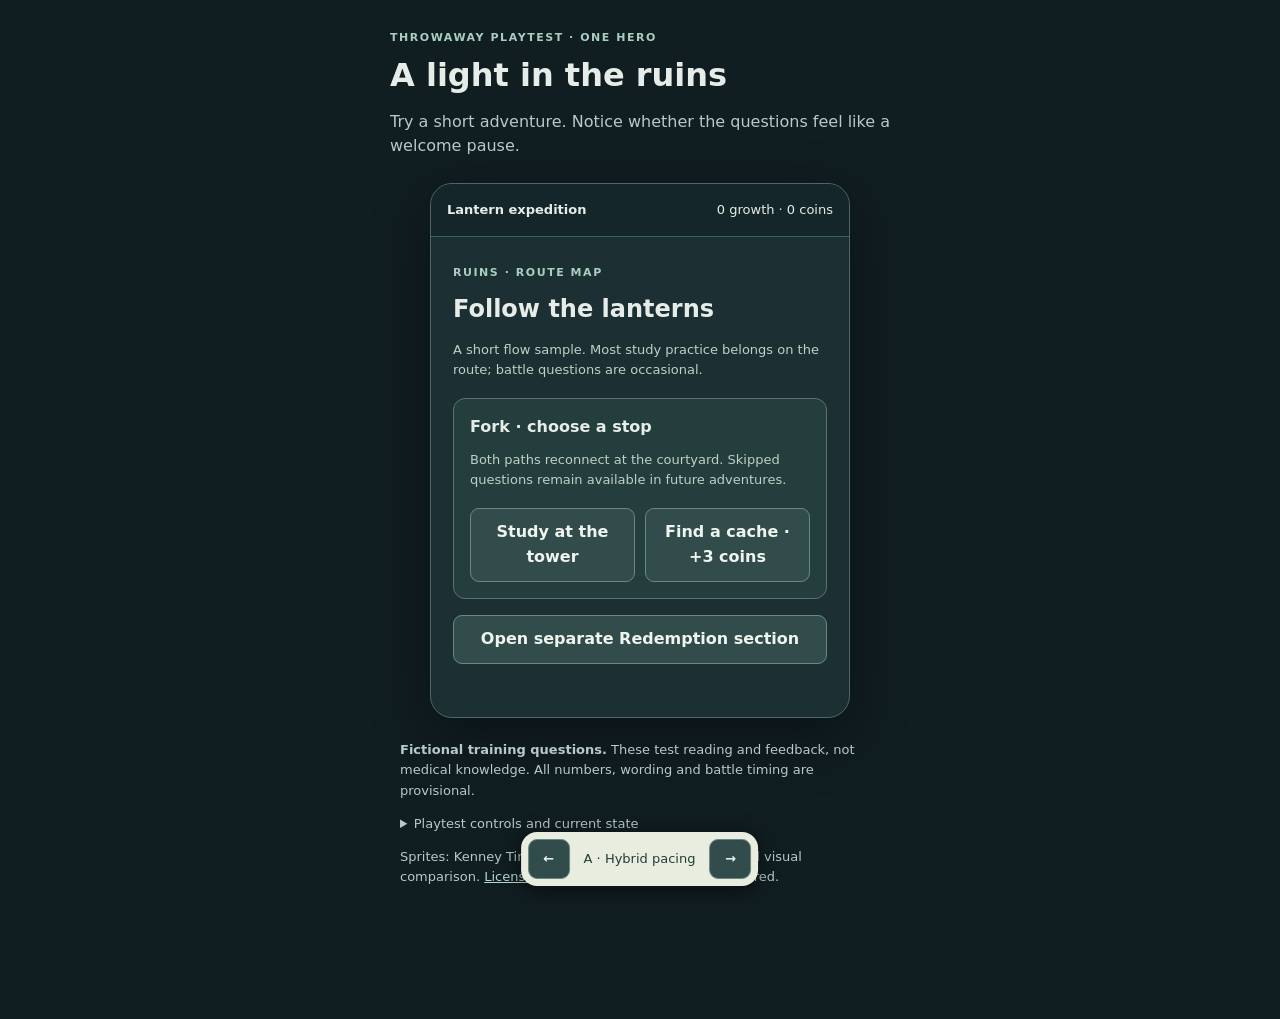
<file: prototypes/visual-comparison/combat.html>
<!doctype html>
<html lang="en"><meta charset="utf-8"><meta name="viewport" content="width=device-width,initial-scale=1">
<title>First adventure · disposable combat playtest</title>
<link rel="stylesheet" href="combat.css">
<main>
  <header class="intro"><span class="eyebrow">Throwaway playtest · one hero</span><h1>A light in the ruins</h1><p>Try a short adventure. Notice whether the questions feel like a welcome pause.</p></header>
  <section class="phone" aria-label="Adventure playtest">
    <header class="hud"><strong>Lantern expedition</strong><span id="rewards"></span></header>
    <div id="screen"></div>
  </section>
  <aside><p><strong>Fictional training questions.</strong> These test reading and feedback, not medical knowledge. All numbers, wording and battle timing are provisional.</p>
    <details><summary>Playtest controls and current state</summary><p>Refresh resets everything. No study data, account, cloud or saved progress is used. This is a few-minute flow test, not the full 20–30-minute adventure.</p><button id="reset">Restart playtest</button><button id="defeat">Simulate defeat</button><pre id="debug"></pre></details>
    <p>Sprites: Kenney Tiny Dungeon (CC0), from the selected visual comparison. <a href="assets/Kenney-LICENSE.txt">License</a>. Movement and effects are authored.</p>
  </aside>
</main>
<nav class="switcher" aria-label="Combat pacing comparison"><button id="prev" aria-label="Previous pacing">←</button><span id="mode"></span><button id="next" aria-label="Next pacing">→</button></nav>
<script src="combat.js" type="module"></script>
</html>
</file>
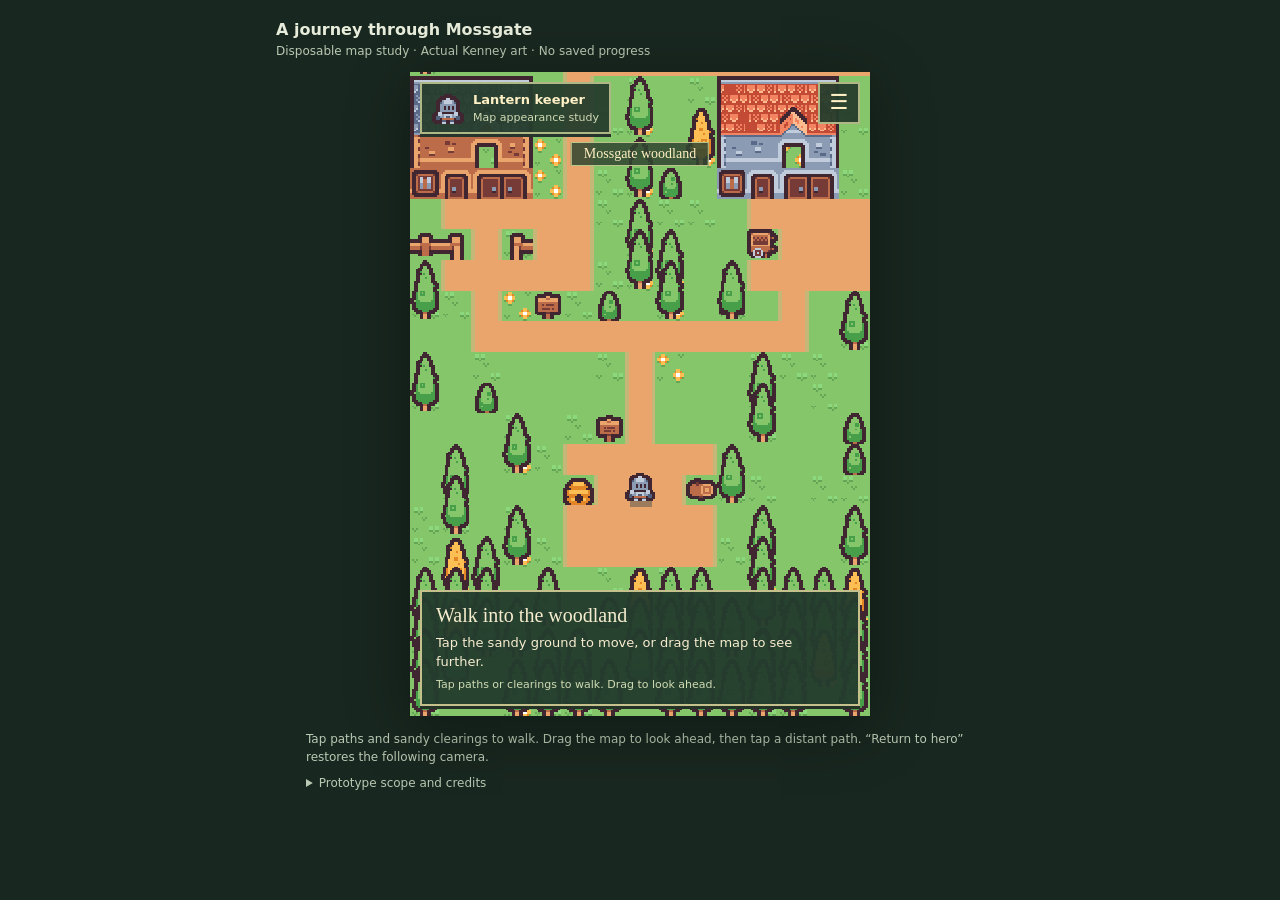
<file: prototypes/visual-comparison/journey-prototype.html>
<!doctype html>
<!-- DISPOSABLE: close-up selectable route with camera-follow travel. Not production game code. -->
<html lang="en">
<head>
<meta charset="utf-8"><meta name="viewport" content="width=device-width,initial-scale=1">
<title>Mossgate journey — map prototype</title>
<style>
*{box-sizing:border-box}body{margin:0;background:#18271f;color:#e8eddb;font:15px/1.5 system-ui,sans-serif}
button{font:inherit;cursor:pointer}button:focus-visible{outline:3px solid #fff6b3;outline-offset:3px}
.intro{max-width:760px;margin:18px auto 12px;padding:0 16px;display:flex;gap:14px;align-items:center;justify-content:space-between}.intro p{margin:0;font-size:12px;color:#bac9b3}.intro strong{font-size:16px}
.shell{position:relative;width:min(100%,460px);margin:auto;background:#7fbc63;overflow:hidden;isolation:isolate;box-shadow:0 12px 60px #0005}
canvas{width:100%;height:auto;display:block;image-rendering:pixelated;aspect-ratio:240/336;touch-action:none;cursor:crosshair}
.hud{position:absolute;inset:10px 10px auto;display:flex;align-items:flex-start;justify-content:space-between;gap:8px;pointer-events:none}
.heroHud{background:#263e2ef2;border:2px solid #aeb785;box-shadow:0 3px 0 #26352b;display:flex;gap:9px;padding:6px 10px;color:#fff1c5;align-items:center}.portrait{width:32px;height:32px;background:url(assets/tiny-dungeon.png);background-size:384px 352px;background-position:0 -256px;image-rendering:pixelated}
.heroHud small{font-size:11px;color:#d1dbb4;display:block}.heroHud strong{font-size:13px;display:block}.menu{pointer-events:auto;width:42px;height:42px;border:2px solid #aeb785;background:#263e2ef2;color:#fff1c5;font-size:21px}
.location{position:absolute;top:70px;left:50%;transform:translateX(-50%);color:#ffefc1;background:#314632db;border:1px solid #bac58b;padding:3px 12px;font:14px Georgia,serif;white-space:nowrap;pointer-events:none}
.recenter{position:absolute;right:10px;top:106px;z-index:2;min-height:44px;padding:7px 10px;border:2px solid #c5c18c;background:#263e2ef2;color:#fff1c5}
.destinations{position:absolute;inset:0;pointer-events:none}.destination{position:absolute;transform:translate(-50%,-100%);pointer-events:auto;display:flex;flex-direction:column;align-items:center;gap:2px;background:transparent;border:0;color:#fff6d7;text-shadow:0 2px #253529;font-size:12px;min-width:80px;min-height:52px;padding:5px}
.destination .badge{background:#293d2cf2;border:2px solid #d1cb90;padding:4px 8px;box-shadow:0 3px #203124;white-space:nowrap}.destination .tip{color:#fff0aa;font-size:20px;line-height:1}
.destination:hover .badge,.destination:focus-visible .badge{background:#536a3c;border-color:#fff2bd}
.destination:disabled{pointer-events:none;opacity:.5}
.bottom{position:absolute;inset:auto 10px 10px;background:#253d2ef5;border:2px solid #c5c18c;box-shadow:0 3px #243325;padding:11px 14px;color:#f6edce}
.bottom h1{font:20px/1.2 Georgia,serif;margin:0 0 6px}.bottom p{margin:0;font-size:13px}.bottom small{display:block;color:#cfdbb4;font-size:11px;margin-top:5px}
.bottom button,.modal button{border:1px solid #d2c686;background:#4b653e;color:#fff5d4;padding:9px 15px;margin-top:10px;min-height:44px;box-shadow:0 2px #182c20}.bottom button{width:100%}
.modal{position:absolute;inset:88px 24px auto;background:#263c2bf7;border:3px solid #b9b77c;padding:20px;box-shadow:0 8px 40px #0009;z-index:4}.modal h2{font:23px Georgia,serif;margin:0 0 12px}.modal p{font-size:14px}.modal button{display:block;width:100%}.modal .muted{color:#cfdbb4}
.footer{max-width:700px;margin:14px auto 24px;padding:0 16px;color:#bac9b3;font-size:12px}.footer a{color:#e5dfad}.footer details{margin-top:8px}.footer button{background:none;border:1px solid #6c8364;color:#e9edcf;padding:7px 12px}
[hidden]{display:none!important}
@media(max-width:500px){.intro{margin:10px 0}.intro strong{font-size:14px}.intro p{font-size:11px}.shell{box-shadow:none}.location{top:64px}}
@media(prefers-reduced-motion:reduce){*{scroll-behavior:auto!important}}
</style>
</head>
<body>
<header class="intro"><div><strong>A journey through Mossgate</strong><p>Disposable map study · Actual Kenney art · No saved progress</p></div></header>
<main class="shell" aria-label="Close-up journey through a branching woodland route">
<canvas id="map" width="240" height="336" aria-label="Tap a path or clearing to walk there. Drag the map to look ahead. Named destination buttons also support keyboard travel."></canvas>
<div class="hud"><div class="heroHud"><div class="portrait" aria-hidden="true"></div><div><strong>Lantern keeper</strong><small>Map appearance study</small></div></div><button class="menu" id="menu" aria-label="Open journey menu">☰</button></div>
<div class="location">Mossgate woodland</div>
<button class="recenter" id="recenter" hidden>Return to hero</button>
<div class="destinations" id="destinations" aria-label="Available destinations"></div>
<section class="bottom" aria-live="polite"><h1 id="heading">A fork in the woodland</h1><p id="description">Visit the keeper’s house or explore the old lookout.</p><small id="hint">Tap a destination in the world. Your hero follows the path.</small><button id="continue" hidden>Continue the journey</button></section>
<section class="modal" id="modal" aria-label="Journey menu" hidden><h2>Your journey</h2><p id="where">At the woodland entrance.</p><p class="muted">This example tests scenery, camera movement and destination selection. Encounters are placeholders.</p><button id="reset">Restart map example</button><button id="close">Return to journey</button></section>
</main>
<footer class="footer">Tap paths and sandy clearings to walk. Drag the map to look ahead, then tap a distant path. “Return to hero” restores the following camera.
<details><summary>Prototype scope and credits</summary><p>Kenney Tiny Town 1.1 and Tiny Dungeon 1.0, CC0. Terrain layout, marker controls and movement are authored for this throwaway study. No Pokémon assets or code are used. Bounded tap-to-walk is an experiment; movement is limited to paths and clearings. Encounter gating is not tested. No combat, rewards, saves or offline installer is implemented.</p><p><a href="assets/Tiny-Town-LICENSE.txt">Tiny Town license</a> · <a href="assets/Tiny-Dungeon-LICENSE.txt">Tiny Dungeon license</a></p><p id="state"></p></details>
</footer>
<script src="journey-prototype.js"></script>
</body>
</html>
</file>
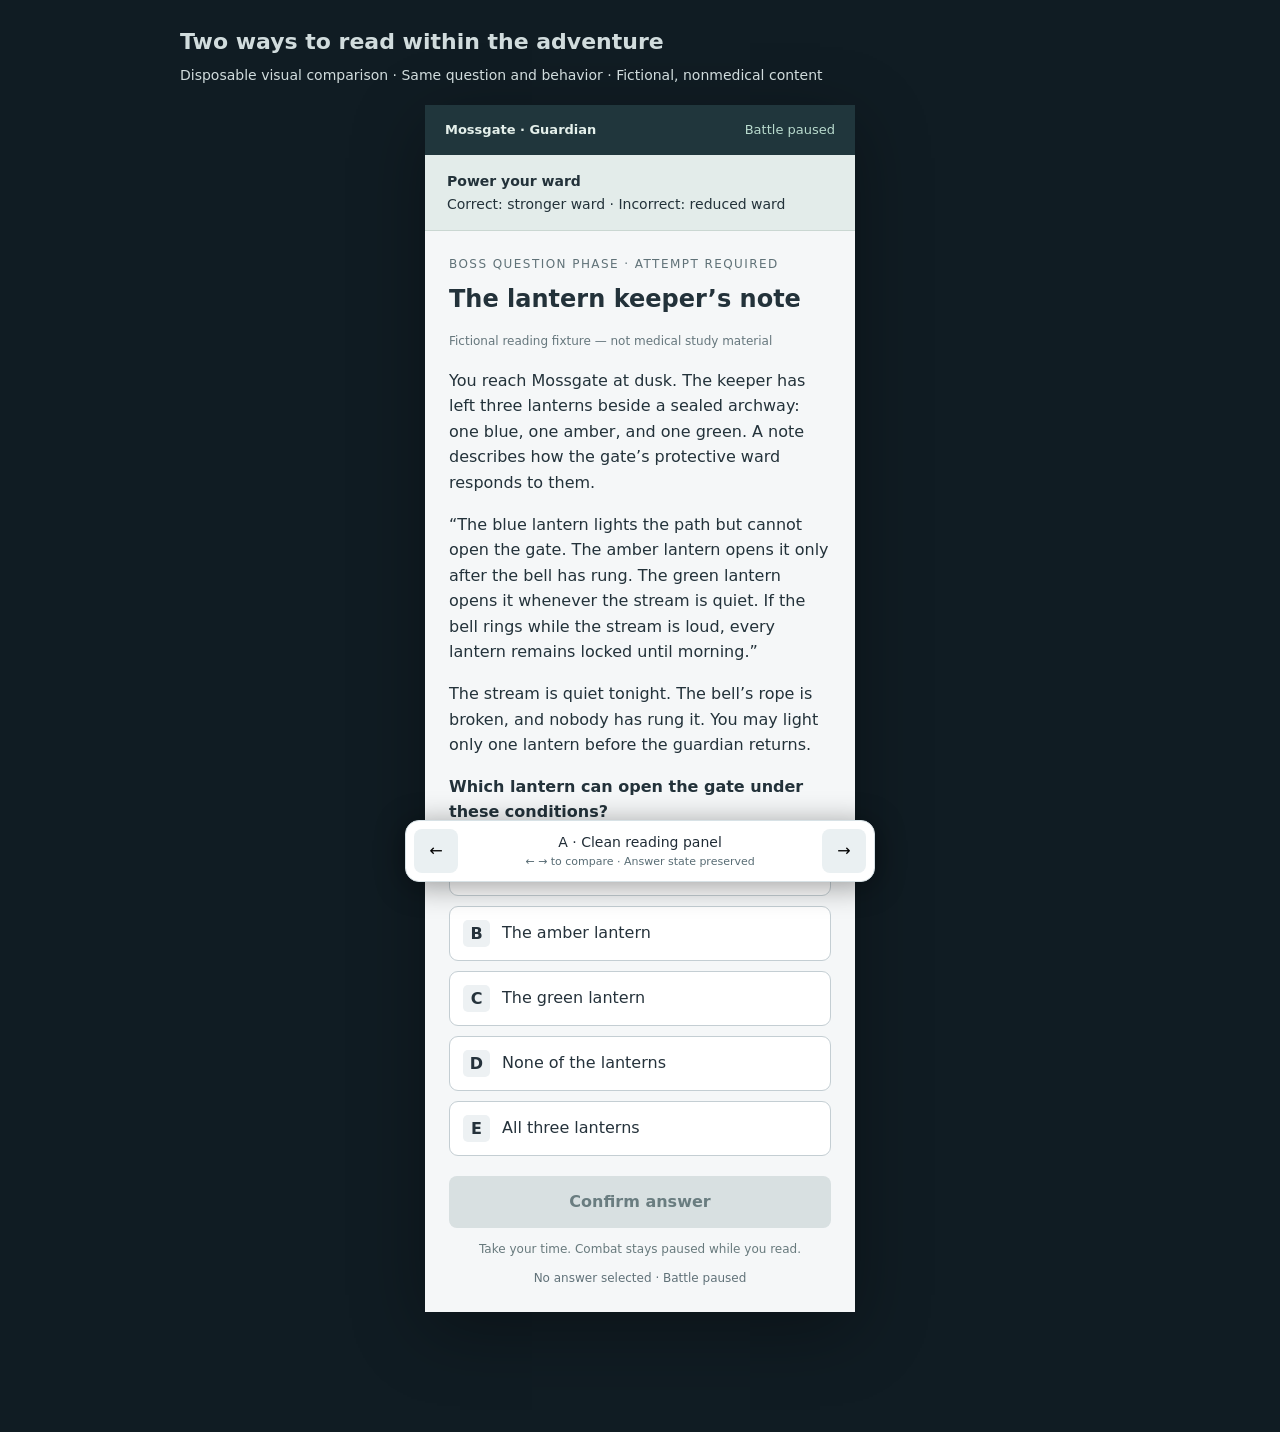
<file: prototypes/visual-comparison/question-style-prototype.html>
<!doctype html>
<!-- THROWAWAY: compare clean reading panel vs fantasy journal, ?variant=A|B.
     Fictional nonmedical fixture; in-memory state; no production integration. -->
<html lang="en">
<head>
<meta charset="utf-8">
<meta name="viewport" content="width=device-width,initial-scale=1">
<title>Question screen — two treatments</title>
<style>
*{box-sizing:border-box}body{margin:0;background:#101c23;color:#eff3ef;font:16px/1.6 system-ui,sans-serif}
button{font:inherit;cursor:pointer}button:focus-visible,summary:focus-visible{outline:3px solid #3095cf;outline-offset:4px}
.prototype{max-width:960px;margin:24px auto 18px;padding:0 20px;color:#d1dcdd}
.prototype h1{font-size:22px;margin:0}.prototype p{margin:5px 0;font-size:14px}
.phone{width:min(100% - 24px,430px);margin:0 auto 120px;min-height:780px;background:#f5f7f8;color:#23323a;box-shadow:0 18px 70px #0005}
.gamehead{background:#20363c;color:#e4f0eb;padding:15px 20px;display:flex;justify-content:space-between;gap:12px;font-size:13px}
.gamename{font-weight:650}.paused{color:#b9dbce}.stakes{padding:15px 22px;background:#e3ecea;font-size:14px;border-bottom:1px solid #cad7d2}
.stakes strong{display:block}.chapter{display:none}.page{padding:24px}.eyebrow{font-size:12px;letter-spacing:.12em;text-transform:uppercase;color:#607278}
h2{font-size:24px;line-height:1.25;margin:10px 0 18px}.stem p{margin:0 0 16px}
.fixture{font-size:12px;color:#66777d;margin:0 0 16px}.prompt{font-weight:650}
.answers{display:grid;gap:10px}.answer{display:flex;gap:12px;align-items:flex-start;text-align:left;background:#fff;color:#25323b;border:1px solid #c4ced3;border-radius:9px;padding:13px;min-height:52px}
.answer .letter{display:grid;place-items:center;flex:0 0 27px;height:27px;background:#edf1f3;border-radius:5px;font-weight:650}
.answer[aria-pressed=true]{border:2px solid #287b76;padding:12px;background:#e4f2ee}
.answer:disabled{cursor:default;opacity:1}.answer.correct{border:2px solid #2c7856;padding:12px;background:#e5f3e8}
.answer.wrong{border:2px solid #ab4e40;padding:12px;background:#f9e9e2}
.primary{display:block;width:100%;padding:13px 14px;margin-top:20px;border:0;border-radius:8px;background:#23645f;color:#fff;font-weight:650}
.primary:disabled{background:#d8e0e1;color:#6a7d80;cursor:default}.quiet{margin:12px 0 0;text-align:center;color:#687a7d;font-size:12px}
.feedback{margin-top:20px;padding:17px;background:#e4efe9;border-left:3px solid #387758}.feedback h3{margin:0 0 8px;font-size:18px}.feedback p{margin:0 0 12px}
details{border-top:1px solid #b8cec2;padding-top:12px}summary{cursor:pointer;font-weight:600}details p{padding-top:12px}
.return{padding:50px 24px;text-align:center}.return h2{margin-top:30px}.return .symbol{font-size:50px}
.switcher{position:fixed;bottom:18px;left:50%;transform:translateX(-50%);width:min(94%,470px);display:flex;align-items:center;gap:8px;padding:8px;background:#fff;color:#202c36;border:1px solid #d8e2e6;border-radius:14px;box-shadow:0 4px 30px #0006;z-index:5}
.switcher button{width:44px;height:44px;background:#eaf0f2;border:0;border-radius:8px;flex-shrink:0}.switcher .label{flex:1;text-align:center;font-size:14px}.switcher small{display:block;font-size:11px;color:#586c74}
.state{font-size:12px;text-align:center;margin-top:10px;color:#617279}
.fantasy.phone{background:#27332c;padding-bottom:14px;color:#3f3425;border:6px solid #4e4934;outline:1px solid #93815b}
.fantasy .gamehead{background:#27332c;padding:12px 12px 15px;color:#f3e0b0;border-bottom:1px solid #6f7554}
.fantasy .chapter{display:flex;align-items:center;justify-content:center;gap:12px;padding:20px 8px 15px;color:#ead19b;font-family:Georgia,serif;letter-spacing:.09em}
.fantasy .chapter:before,.fantasy .chapter:after{content:"";width:32px;border-top:1px solid #b39c69}
.fantasy .stakes{margin:0 13px;padding:12px 15px;background:#394d3f;border:1px solid #7c8e66;color:#efe4bf;text-align:center}
.fantasy .stakes strong{font-family:Georgia,serif;font-size:18px}
.fantasy .page{margin:16px 12px 0;padding:24px 19px;background:repeating-linear-gradient(0deg,#ffffff04 0 2px,#80673606 2px 4px),#eee0ba;border:1px solid #bda778;box-shadow:inset 5px 0 0 #cfbc8e,inset -5px 0 0 #cfbc8e}
.fantasy h2{font-family:Georgia,serif;font-weight:normal;text-align:center;font-size:29px;color:#433322;border-bottom:1px solid #b7a17b;padding-bottom:17px}
.fantasy .eyebrow{text-align:center;color:#76613e}.fantasy .fixture{color:#76613e}
.fantasy .answers{gap:0;border-top:1px solid #c5b184}
.fantasy .answer{border:0;border-bottom:1px solid #c5b184;background:transparent;border-radius:0;padding:14px 2px;color:#433725}
.fantasy .answer .letter{background:#dbc796;border:1px solid #aa8e57;border-radius:0;font-family:Georgia,serif}
.fantasy .answer[aria-pressed=true]{background:#dccb9d;box-shadow:inset 3px 0 #695937;padding-left:9px}
.fantasy .answer.correct{background:#d5dfb6;padding-left:9px}.fantasy .answer.wrong{background:#e7c8ab;padding-left:9px}
.fantasy .primary{background:#384f3a;color:#fff0c8;border:2px solid #9c895c;border-radius:0;box-shadow:0 3px #574c32;font-family:Georgia,serif}
.fantasy .primary:disabled{background:#c1b38f;color:#5d543e;box-shadow:none}
.fantasy .quiet,.fantasy .state{color:#6c5e42}.fantasy .feedback{background:#e0d9b4;border-color:#6c7d48}.fantasy details{border-color:#b8a779}
.fantasy .return{color:#f3e0b0}.fantasy .return h2{color:#f3e0b0}
[hidden]{display:none!important}
@media(max-width:450px){.prototype{margin-top:15px;padding:0 14px}.prototype h1{font-size:19px}.page{padding:20px}.phone{width:calc(100% - 16px)}}
@media(prefers-reduced-motion:no-preference){.feedback{animation:appear .18s ease-out}@keyframes appear{from{transform:translateY(6px);opacity:.3}to{transform:translateY(0);opacity:1}}}
</style>
</head>
<body>
<header class="prototype"><h1>Two ways to read within the adventure</h1><p>Disposable visual comparison · Same question and behavior · Fictional, nonmedical content</p></header>
<main class="phone" id="phone">
<div class="gamehead"><span class="gamename">Mossgate · Guardian</span><span class="paused">Battle paused</span></div>
<div class="chapter">THE WAYFARER’S JOURNAL</div>
<div class="stakes"><strong>Power your ward</strong>Correct: stronger ward · Incorrect: reduced ward</div>
<section class="page" id="question">
<div class="eyebrow">Boss question phase · Attempt required</div>
<h2>The lantern keeper’s note</h2>
<p class="fixture">Fictional reading fixture — not medical study material</p>
<div class="stem">
<p>You reach Mossgate at dusk. The keeper has left three lanterns beside a sealed archway: one blue, one amber, and one green. A note describes how the gate’s protective ward responds to them.</p>
<p>“The blue lantern lights the path but cannot open the gate. The amber lantern opens it only after the bell has rung. The green lantern opens it whenever the stream is quiet. If the bell rings while the stream is loud, every lantern remains locked until morning.”</p>
<p>The stream is quiet tonight. The bell’s rope is broken, and nobody has rung it. You may light only one lantern before the guardian returns.</p>
<p class="prompt">Which lantern can open the gate under these conditions?</p>
</div>
<div class="answers" id="answers"></div>
<button class="primary" id="submit" disabled>Confirm answer</button>
<p class="quiet" id="quiet">Take your time. Combat stays paused while you read.</p>
<section class="feedback" id="feedback" aria-live="polite" hidden></section>
<div class="state" id="state">No answer selected · Battle paused</div>
</section>
<section class="return" id="returned" hidden><div class="symbol" aria-hidden="true">✦</div><h2 id="effect"></h2><p>Back to the battle</p><p>End of this screen comparison.</p><button class="primary" id="reset">Try the question again</button></section>
</main>
<nav class="switcher" aria-label="Prototype appearance"><button id="prev" aria-label="Previous appearance">←</button><div class="label" id="variantLabel"></div><button id="next" aria-label="Next appearance">→</button></nav>
<script>
const choices=['The blue lantern','The amber lantern','The green lantern','None of the lanterns','All three lanterns'];
let variant=new URLSearchParams(location.search).get('variant')==='B'?'B':'A',selected=null,submitted=false;
const $=id=>document.getElementById(id);
function applyVariant(){
 $('phone').classList.toggle('fantasy',variant==='B');
 $('variantLabel').innerHTML=(variant==='A'?'A · Clean reading panel':'B · Fantasy field journal')+'<small>← → to compare · Answer state preserved</small>';
 const url=new URL(location.href);url.searchParams.set('variant',variant);history.replaceState(null,'',url);
}
function drawChoices(){
 $('answers').replaceChildren();
 choices.forEach((text,i)=>{
  const b=document.createElement('button');b.className='answer';b.setAttribute('aria-pressed',String(selected===i));b.disabled=submitted;
  if(submitted&&i===2)b.classList.add('correct');if(submitted&&selected===i&&i!==2)b.classList.add('wrong');
  b.innerHTML='<span class="letter">'+String.fromCharCode(65+i)+'</span><span>'+text+(submitted&&i===2?' — correct':'')+'</span>';
  b.onclick=()=>{selected=i;drawChoices();$('submit').disabled=false;$('state').textContent='Answer '+String.fromCharCode(65+i)+' selected · Battle paused';};
  $('answers').append(b);
 });
}
$('submit').onclick=()=>{
 if(selected===null)return;submitted=true;drawChoices();$('submit').hidden=true;$('quiet').hidden=true;
 $('feedback').hidden=false;
 $('feedback').innerHTML='<h3>'+(selected===2?'Correct · Stronger ward ready':'Not quite · Reduced ward ready')+'</h3><p>The green lantern needs a quiet stream; it does not require the bell.</p><details><summary>Full explanation</summary><p>The stream is quiet, so the green lantern’s condition is met. Blue cannot open the gate. Amber needs a bell that has not rung. The final locking rule does not apply because the bell has not rung and the stream is not loud.</p></details><button class="primary" id="continue">Continue to battle</button>';
 $('state').textContent='Answer reviewed · Battle paused until Continue';
 $('continue').onclick=()=>{$('question').hidden=true;$('returned').hidden=false;$('effect').textContent=selected===2?'Stronger ward released':'Reduced ward released';document.querySelector('.paused').textContent='Battle resumed';};
 $('feedback').scrollIntoView({block:'nearest',behavior:matchMedia('(prefers-reduced-motion: reduce)').matches?'instant':'smooth'});
};
$('reset').onclick=()=>{selected=null;submitted=false;drawChoices();$('question').hidden=false;$('returned').hidden=true;$('feedback').hidden=true;$('submit').hidden=false;$('submit').disabled=true;$('quiet').hidden=false;$('state').textContent='No answer selected · Battle paused';document.querySelector('.paused').textContent='Battle paused';};
function toggle(){variant=variant==='A'?'B':'A';applyVariant()}
$('prev').onclick=toggle;$('next').onclick=toggle;
document.addEventListener('keydown',e=>{if(!['ArrowLeft','ArrowRight'].includes(e.key)||e.target.closest('input,textarea,select,[contenteditable]'))return;e.preventDefault();toggle()});
drawChoices();applyVariant();
</script>
</body>
</html>
</file>
<file: prototypes/visual-comparison/combat.css>
*{box-sizing:border-box}body{margin:0;background:#101d21;color:#e6ece7;font:16px/1.55 system-ui,sans-serif}main{max-width:820px;margin:auto;padding:24px 16px 110px}h1{font-size:32px;line-height:1.15;margin:8px 0}h2{font-size:24px;line-height:1.25;margin:10px 0 16px}h3{font-size:18px}.intro{max-width:500px;margin:0 auto 24px}.intro p,aside{color:#b6cac6}.eyebrow{font-size:11px;font-weight:750;letter-spacing:.14em;text-transform:uppercase;color:#a9cec0}.phone{max-width:420px;margin:auto;border:1px solid #4f6764;border-radius:22px;overflow:hidden;background:#1c3033;box-shadow:0 18px 60px #0005}.hud{display:flex;justify-content:space-between;gap:10px;padding:16px;background:#142629;border-bottom:1px solid #42605c;font-size:13px}#screen{min-height:480px}.panel{padding:22px}.panel p{margin:10px 0 18px}.route{display:grid;gap:12px}.fork{display:grid;grid-template-columns:1fr 1fr;gap:10px}.node{border:1px solid #58736b;border-radius:12px;padding:16px;background:#243e3e}.node.done{opacity:.65}button{font:inherit;font-weight:650;min-height:48px;cursor:pointer;border:1px solid #6b8880;border-radius:9px;background:#314c4b;color:#eef4ee;padding:11px 14px}button:hover{background:#42635d}button.primary{background:#d6d79c;color:#20312d;border-color:#d6d79c}button:focus-visible,a:focus-visible{outline:3px solid #eeaa63;outline-offset:3px}button:disabled{opacity:.45;cursor:default}.wide{width:100%}.buttons{display:grid;gap:10px;margin-top:16px}.buttons.two{grid-template-columns:1fr 1fr}.small{font-size:13px;color:#bfd0c5}.health{display:grid;grid-template-columns:1fr 1fr;gap:25px;padding:14px 18px 0;font-size:12px}.health strong{display:block}progress{width:100%;height:10px;accent-color:#a9ce9c}.stage{position:relative;height:245px;overflow:hidden;background:#23323a}.stage canvas{width:100%;height:100%;image-rendering:pixelated}.battle-copy{padding:16px 20px 22px}.battle-copy p{min-height:48px;margin:0}.badge{display:inline-block;font-size:11px;text-transform:uppercase;letter-spacing:.12em;color:#d8db9b;margin-bottom:8px}.question{background:#f4f1e6;color:#273f3f;min-height:520px;padding:22px}.question .small,.question .eyebrow{color:#526964}.question button{background:#fffdf6;color:#283e3b;border-color:#a6b5a6;text-align:left;font-weight:500}.question button.selected{border:2px solid #375b50;background:#e4eddb}.question button.primary{background:#34564c;color:#fff;text-align:center;font-weight:650}.question p{font-size:16px;line-height:1.7}.question h2{font-size:22px}.feedback{border-left:4px solid #678865;background:#e4eadb;padding:14px;margin:18px 0}.feedback.miss{border-color:#b88745;background:#f0e4ce}.question details{margin:16px 0;padding:12px;border:1px solid #c4cbb9;border-radius:8px}.question summary{cursor:pointer;font-weight:650}.switcher{position:fixed;bottom:14px;left:50%;transform:translateX(-50%);display:flex;align-items:center;gap:14px;background:#e9eddf;color:#233d36;padding:7px;border-radius:16px;box-shadow:0 3px 20px #0008;white-space:nowrap;font-size:13px}.switcher button{min-width:42px;min-height:40px;padding:6px}aside{max-width:480px;margin:22px auto;font-size:13px}aside button{font-size:13px;margin:8px 6px 0 0}a{color:#b3d9cc}pre{white-space:pre-wrap;font-size:11px;overflow-wrap:anywhere}summary{cursor:pointer}.result-icon{font-size:40px;color:#e2daa2}hr{border:0;border-top:1px solid #526760;margin:20px 0}@media(max-width:450px){main{padding:16px 10px 110px}.intro{padding:0 8px}.intro h1{font-size:28px}.phone{border-radius:15px}.question{padding:20px 16px}}@media(prefers-reduced-motion:reduce){*{scroll-behavior:auto}}
</file>
